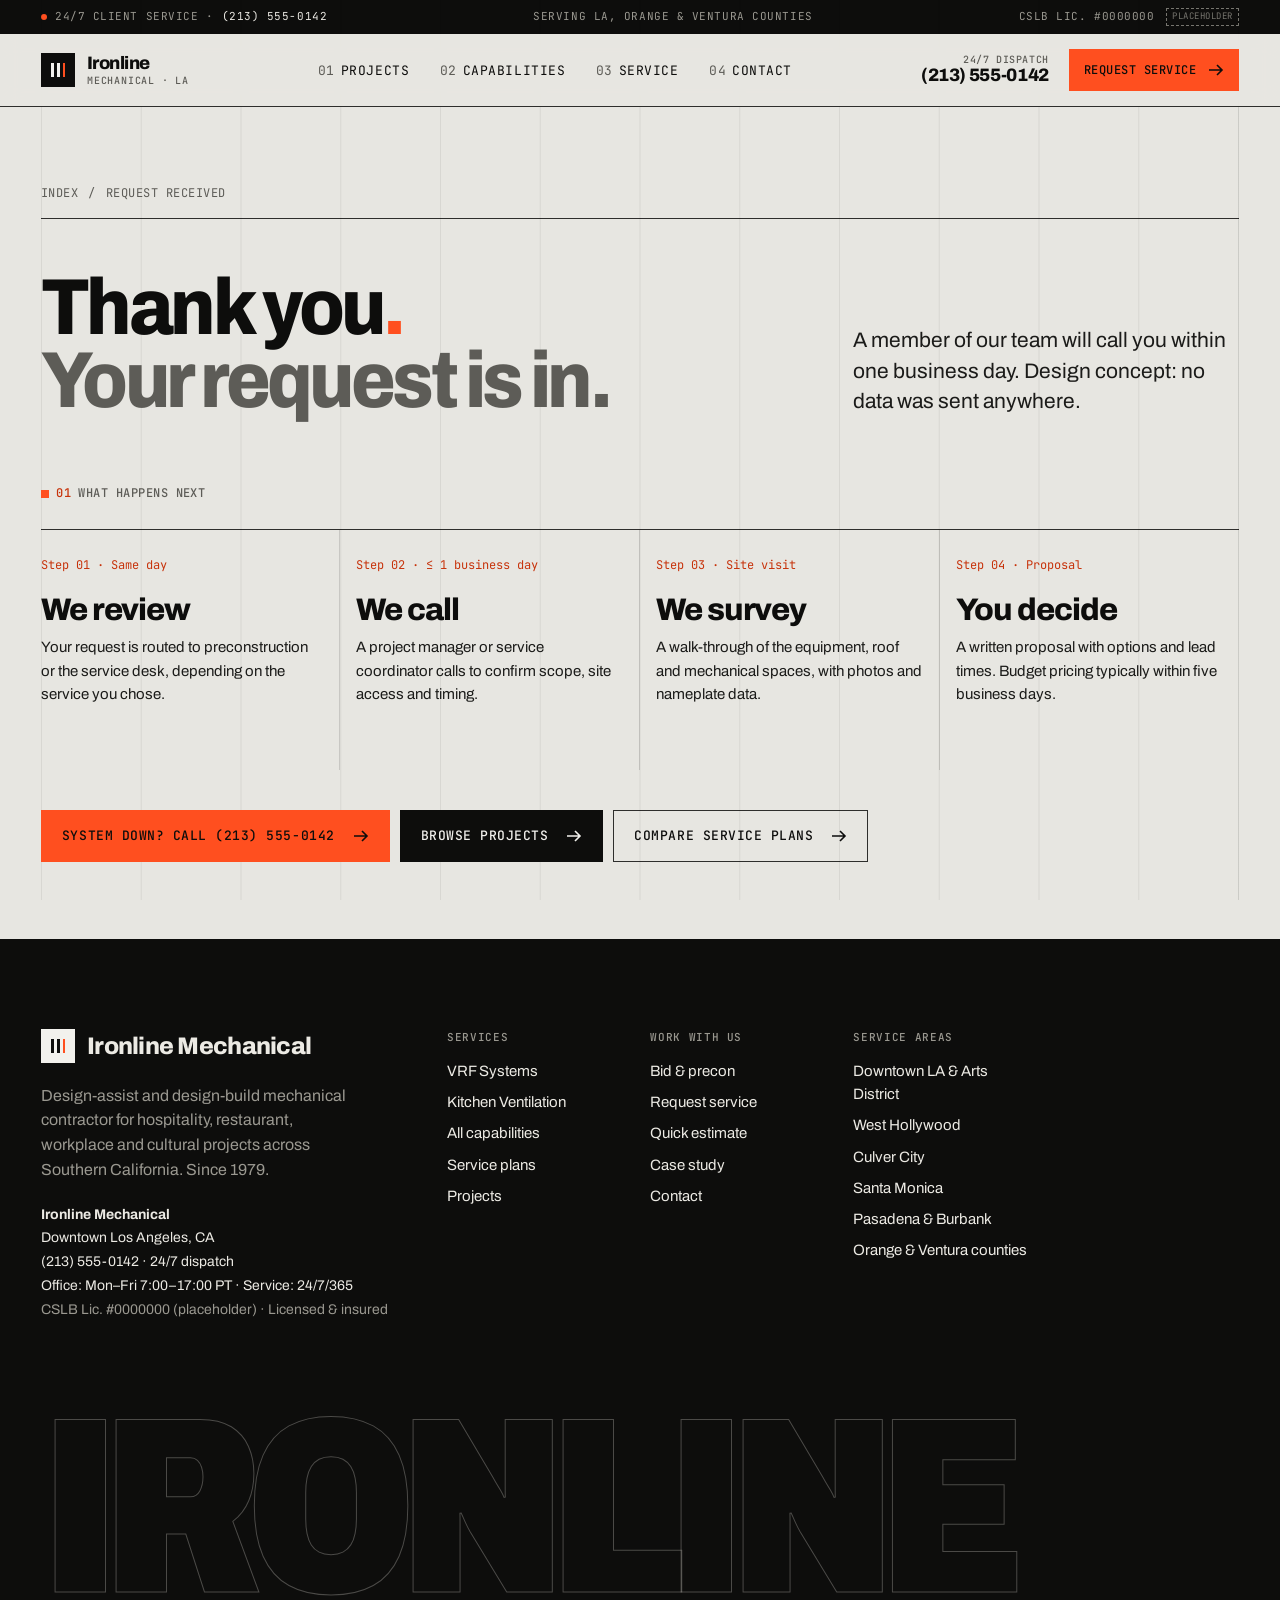
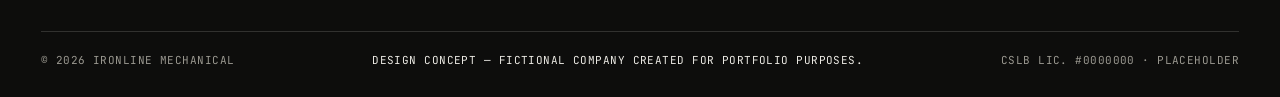
<file: thank-you.html>
<!doctype html>
<html lang="en" class="no-js">
<head>
<meta charset="utf-8">
<meta name="viewport" content="width=device-width, initial-scale=1">
<title>Thank You — Ironline Mechanical</title>
<meta name="description" content="Your request has been received. Here is what happens next.">
<meta name="robots" content="noindex">
<meta name="theme-color" content="#0d0d0c">
<meta property="og:type" content="website">
<meta property="og:site_name" content="Ironline Mechanical">
<meta property="og:title" content="Thank You — Ironline Mechanical">
<meta property="og:description" content="Your request has been received. Here is what happens next.">
<meta property="og:image" content="https://images.unsplash.com/photo-1759646827242-cf09e30709aa?auto=format&fit=crop&w=1200&h=630&q=75">
<meta property="og:url" content="https://ironline.example/thank-you.html">
<meta name="twitter:card" content="summary_large_image">
<link rel="icon" href="data:image/svg+xml,%3Csvg xmlns='http://www.w3.org/2000/svg' viewBox='0 0 32 32'%3E%3Crect width='32' height='32' fill='%230d0d0c'/%3E%3Cpath d='M7 7h4v18H7zM14 7h4v18h-4z' fill='%23f2f1ed'/%3E%3Cpath d='M21 7h4v18h-4z' fill='%23ff4f1f'/%3E%3C/svg%3E">
<link rel="preconnect" href="https://fonts.googleapis.com">
<link rel="preconnect" href="https://fonts.gstatic.com" crossorigin>
<link rel="preconnect" href="https://images.unsplash.com" crossorigin>
<link href="https://fonts.googleapis.com/css2?family=Archivo:wdth,wght@62..125,400..900&family=JetBrains+Mono:wght@400;500&display=swap" rel="stylesheet">
<link rel="stylesheet" href="css/styles.css">
<script type="application/ld+json">
{"@context":"https://schema.org","@type":"HVACBusiness","name":"Ironline Mechanical (design concept)","url":"https://ironline.example/","address":{"@type":"PostalAddress","addressLocality":"Los Angeles","addressRegion":"CA","addressCountry":"US"},"telephone":"+12135550142","email":"service@ironline.example","foundingDate":"1979","areaServed":["Downtown Los Angeles","Arts District","West Hollywood","Culver City","Santa Monica","Pasadena","Burbank","Orange County","Ventura County"],"openingHoursSpecification":[{"@type":"OpeningHoursSpecification","dayOfWeek":["Monday","Tuesday","Wednesday","Thursday","Friday","Saturday","Sunday"],"opens":"00:00","closes":"23:59"}]}
</script>
</head>
<body>
<a class="skip-link" href="#main">Skip to content</a>
<div class="topbar">
  <div class="wrap">
    <span class="live">24/7 client service &middot; <a href="tel:+12135550142">(213) 555-0142</a></span>
    <span class="hide-sm">Serving LA, Orange &amp; Ventura counties</span>
    <span class="hide-md">CSLB Lic. #0000000 <span class="ph-tag">placeholder</span></span>
  </div>
</div>
<header class="site-header">
  <div class="wrap">
    <a class="brand" href="index.html" aria-label="Ironline Mechanical, home">
      <span class="brand-mark"><svg viewBox="0 0 20 20" aria-hidden="true"><path d="M3 3h3v14H3zM9 3h3v14H9z" fill="currentColor"/><path d="M15 3h2v14h-2z" fill="#ff4f1f"/></svg></span>
      <span>Ironline<small>Mechanical &middot; LA</small></span>
    </a>
    <nav class="nav" aria-label="Primary">
      <ul>
          <li><a href="projects.html"><span class="n">01</span>Projects</a></li>
          <li><a href="capabilities.html"><span class="n">02</span>Capabilities</a></li>
          <li><a href="service.html"><span class="n">03</span>Service</a></li>
          <li><a href="contact.html"><span class="n">04</span>Contact</a></li>
      </ul>
    </nav>
    <div class="header-actions">
      <a class="header-phone" href="tel:+12135550142"><span class="mono">24/7 Dispatch</span>(213) 555-0142</a>
      <a class="btn btn--accent btn--sm header-cta" href="contact.html#service">Request Service <svg width="16" height="16" viewBox="0 0 16 16" aria-hidden="true" class="arrow"><path d="M1 8h13M9 3l5 5-5 5" fill="none" stroke="currentColor" stroke-width="1.6"/></svg></a>
    </div>
    <button class="menu-toggle" type="button" aria-expanded="false" aria-controls="mobile-menu" data-menu-open>
      <span class="bars" aria-hidden="true"></span>Menu
    </button>
  </div>
</header>
<div class="mobile-menu" id="mobile-menu" hidden role="dialog" aria-modal="true" aria-label="Site menu">
  <div class="mobile-menu__head">
    <a class="brand" href="index.html"><span class="brand-mark"><svg viewBox="0 0 20 20" aria-hidden="true"><path d="M3 3h3v14H3zM9 3h3v14H9z" fill="currentColor"/><path d="M15 3h2v14h-2z" fill="#ff4f1f"/></svg></span><span>Ironline</span></a>
    <button class="menu-toggle" type="button" aria-expanded="false" aria-controls="mobile-menu" data-menu-close>
      <span class="bars" aria-hidden="true"></span>Close
    </button>
  </div>
  <nav aria-label="Mobile">
    <ul>
        <li><a href="index.html">Index<span class="n">00</span></a></li>
        <li><a href="projects.html">Projects<span class="n">01</span></a></li>
        <li><a href="capabilities.html">Capabilities<span class="n">02</span></a></li>
        <li><a href="service.html">Service<span class="n">03</span></a></li>
        <li><a href="contact.html">Contact<span class="n">04</span></a></li>
    </ul>
  </nav>
  <div class="mobile-menu__foot">
    <a class="btn btn--accent" href="contact.html#service">Request Service <svg width="16" height="16" viewBox="0 0 16 16" aria-hidden="true" class="arrow"><path d="M1 8h13M9 3l5 5-5 5" fill="none" stroke="currentColor" stroke-width="1.6"/></svg></a>
    <a class="btn btn--ghost" style="color:var(--on-dark);border-color:var(--line-dark)" href="contact.html#project">Start a Project <svg width="16" height="16" viewBox="0 0 16 16" aria-hidden="true" class="arrow"><path d="M1 8h13M9 3l5 5-5 5" fill="none" stroke="currentColor" stroke-width="1.6"/></svg></a>
    <span>24/7 Dispatch &mdash; <a href="tel:+12135550142">(213) 555-0142</a></span>
  </div>
</div>

<main id="main">
  <section class="page-hero">
    <div class="wrap">
      <div class="crumbs"><a href="index.html">Index</a><span>/</span><span>Request received</span></div>
      <div class="grid-12 page-hero__grid">
        <h1 class="h1">Thank you<span class="dot">.</span><br><span class="muted">Your request is in.</span></h1>
        <p class="lede">A member of our team will call you within one business day. Design concept: no data was sent anywhere.</p>
      </div>
    </div>
  </section>
  <section class="section--tight" aria-labelledby="next-title" style="padding-top:0">
    <div class="wrap">
      <span class="label"><span class="idx">01</span> What happens next</span>
      <h2 id="next-title" class="visually-hidden">What happens next</h2>
      <ol class="ty-steps" role="list" style="margin-top:24px">
        <li><span class="t">Step 01 &middot; Same day</span><h3>We review</h3><p>Your request is routed to preconstruction or the service desk, depending on the service you chose.</p></li>
        <li><span class="t">Step 02 &middot; &le; 1 business day</span><h3>We call</h3><p>A project manager or service coordinator calls to confirm scope, site access and timing.</p></li>
        <li><span class="t">Step 03 &middot; Site visit</span><h3>We survey</h3><p>A walk-through of the equipment, roof and mechanical spaces, with photos and nameplate data.</p></li>
        <li><span class="t">Step 04 &middot; Proposal</span><h3>You decide</h3><p>A written proposal with options and lead times. Budget pricing typically within five business days.</p></li>
      </ol>
      <div class="hero-ctas" style="margin-top:40px">
        <a class="btn btn--accent" href="tel:+12135550142">System down? Call (213) 555-0142 <svg width="16" height="16" viewBox="0 0 16 16" aria-hidden="true" class="arrow"><path d="M1 8h13M9 3l5 5-5 5" fill="none" stroke="currentColor" stroke-width="1.6"/></svg></a>
        <a class="btn" href="projects.html">Browse projects <svg width="16" height="16" viewBox="0 0 16 16" aria-hidden="true" class="arrow"><path d="M1 8h13M9 3l5 5-5 5" fill="none" stroke="currentColor" stroke-width="1.6"/></svg></a>
        <a class="btn btn--ghost" href="service.html#plans">Compare service plans <svg width="16" height="16" viewBox="0 0 16 16" aria-hidden="true" class="arrow"><path d="M1 8h13M9 3l5 5-5 5" fill="none" stroke="currentColor" stroke-width="1.6"/></svg></a>
      </div>
    </div>
  </section>
</main>
<footer class="site-footer">
  <div class="wrap">
    <div class="grid-12 footer-grid">
      <div class="footer-brand">
        <a class="brand" href="index.html"><span class="brand-mark"><svg viewBox="0 0 20 20" aria-hidden="true"><path d="M3 3h3v14H3zM9 3h3v14H9z" fill="currentColor"/><path d="M15 3h2v14h-2z" fill="#ff4f1f"/></svg></span><span>Ironline Mechanical</span></a>
        <p>Design-assist and design-build mechanical contractor for hospitality, restaurant, workplace and cultural projects across Southern California. Since 1979.</p>
        <address class="nap">
          <strong>Ironline Mechanical</strong><br>
          Downtown Los Angeles, CA<br>
          <a href="tel:+12135550142">(213) 555-0142</a> &middot; 24/7 dispatch<br>
          Office: Mon&ndash;Fri 7:00&ndash;17:00 PT &middot; Service: 24/7/365<br>
          <span class="muted-dark">CSLB Lic. #0000000 (placeholder) &middot; Licensed &amp; insured</span>
        </address>
      </div>
      <div class="footer-col">
        <h4>Services</h4>
        <ul>
          <li><a href="service-vrf-systems.html">VRF Systems</a></li>
          <li><a href="service-kitchen-ventilation.html">Kitchen Ventilation</a></li>
          <li><a href="capabilities.html">All capabilities</a></li>
          <li><a href="service.html">Service plans</a></li>
          <li><a href="projects.html">Projects</a></li>
        </ul>
      </div>
      <div class="footer-col">
        <h4>Work with us</h4>
        <ul>
          <li><a href="contact.html#project">Bid &amp; precon</a></li>
          <li><a href="contact.html#service">Request service</a></li>
          <li><a href="index.html#estimate">Quick estimate</a></li>
          <li><a href="project-arts-district-hotel.html">Case study</a></li>
          <li><a href="contact.html">Contact</a></li>
        </ul>
      </div>
      <div class="footer-col">
        <h4>Service areas</h4>
        <ul>
          <li><a href="area-downtown-la-arts-district.html">Downtown LA &amp; Arts District</a></li>
          <li>West Hollywood</li>
          <li>Culver City</li>
          <li>Santa Monica</li>
          <li>Pasadena &amp; Burbank</li>
          <li>Orange &amp; Ventura counties</li>
        </ul>
      </div>
    </div>
    <div class="footer-wordmark" aria-hidden="true">IRONLINE</div>
    <div class="footer-bottom">
      <span>&copy; <span data-year>2026</span> Ironline Mechanical</span>
      <span class="concept">Design concept &mdash; fictional company created for portfolio purposes.</span>
      <span>CSLB Lic. #0000000 &middot; placeholder</span>
    </div>
  </div>
</footer>
<nav class="action-bar" aria-label="Quick actions">
  <a href="tel:+12135550142"><svg width="16" height="16" viewBox="0 0 16 16" aria-hidden="true"><path d="M3 1h3l1.5 4-2 1.2a8 8 0 004.3 4.3L11 8.5l4 1.5v3a2 2 0 01-2 2A12 12 0 011 3a2 2 0 012-2z" fill="currentColor"/></svg>Call 24/7</a>
  <a href="contact.html#service">Request Service</a>
</nav>
<script src="js/main.js" defer></script>
</body>
</html>
</file>
<file: css/styles.css>
/* ==========================================================================
   Ironline Mechanical — design concept
   Swiss-grid / architectural modernism. One accent. Mono for data.
   ========================================================================== */

/* ---------- Tokens ---------- */
:root {
  --concrete: #e7e6e1;
  --paper: #f2f1ed;
  --ink: #0d0d0c;
  --ink-2: #1b1b19;
  --muted: #5d5c57;
  --line: rgba(13, 13, 12, 0.14);
  --line-strong: rgba(13, 13, 12, 0.85);
  --accent: #ff4f1f;
  --accent-ink: #c7330b;
  --on-dark: #eceae4;
  --on-dark-muted: #9a9890;
  --line-dark: rgba(236, 234, 228, 0.16);

  --font-display: "Archivo", "Helvetica Neue", Arial, sans-serif;
  --font-mono: "JetBrains Mono", ui-monospace, "SFMono-Regular", Menlo, monospace;

  --gutter: clamp(16px, 3.2vw, 44px);
  --max: 1520px;
  --header-h: 72px;
  --radius: 0px;

  --step--1: 0.8125rem;
  --step-0: 1rem;
  --step-1: clamp(1.125rem, 1rem + 0.4vw, 1.3125rem);
  --step-2: clamp(1.4rem, 1.15rem + 1vw, 2rem);
  --step-3: clamp(1.9rem, 1.4rem + 2vw, 3.2rem);
  --step-4: clamp(2.6rem, 1.6rem + 4.2vw, 5.6rem);
  --step-5: clamp(3rem, 1.2rem + 8vw, 10.5rem);

  --ease: cubic-bezier(0.2, 0.7, 0.1, 1);
}

/* ---------- Reset ---------- */
*,
*::before,
*::after { box-sizing: border-box; }
html { -webkit-text-size-adjust: 100%; scroll-behavior: smooth; }
body {
  margin: 0;
  background: var(--concrete);
  color: var(--ink);
  font-family: var(--font-display);
  font-size: var(--step-0);
  line-height: 1.55;
  font-variation-settings: "wdth" 100;
  -webkit-font-smoothing: antialiased;
  text-rendering: optimizeLegibility;
  overflow-x: clip;
}
img { display: block; max-width: 100%; height: auto; }
a { color: inherit; }
button, input, select, textarea { font: inherit; color: inherit; }
h1, h2, h3, h4, p, ul, ol, dl, dd, figure { margin: 0; }
ul[role="list"], ol[role="list"] { list-style: none; padding: 0; }
::selection { background: var(--accent); color: var(--ink); }

:focus-visible {
  outline: 2px solid var(--accent);
  outline-offset: 3px;
}

.visually-hidden {
  position: absolute !important;
  width: 1px; height: 1px;
  padding: 0; margin: -1px;
  overflow: hidden; clip: rect(0 0 0 0);
  white-space: nowrap; border: 0;
}

.skip-link {
  position: absolute;
  left: var(--gutter); top: -60px;
  z-index: 200;
  background: var(--ink); color: var(--paper);
  padding: 10px 16px;
  font-family: var(--font-mono); font-size: var(--step--1);
  text-decoration: none;
}
.skip-link:focus { top: 12px; }

/* ---------- Grid overlay (visible structure) ---------- */
body::before {
  content: "";
  position: fixed; inset: 0;
  pointer-events: none;
  z-index: 0;
  margin: 0 auto;
  max-width: var(--max);
  left: var(--gutter); right: var(--gutter);
  background-image: linear-gradient(to right, var(--line) 1px, transparent 1px);
  background-size: calc(100% / 4) 100%;
  border-right: 1px solid var(--line);
  opacity: 0.55;
}
@media (min-width: 900px) {
  body::before { background-size: calc(100% / 12) 100%; opacity: 0.45; }
}
main, footer, header { position: relative; z-index: 1; }

/* ---------- Layout ---------- */
.wrap {
  width: 100%;
  max-width: calc(var(--max) + var(--gutter) * 2);
  margin: 0 auto;
  padding-inline: var(--gutter);
}
.grid-12 {
  display: grid;
  grid-template-columns: repeat(4, minmax(0, 1fr));
  column-gap: clamp(12px, 1.6vw, 24px);
}
@media (min-width: 900px) {
  .grid-12 { grid-template-columns: repeat(12, minmax(0, 1fr)); }
}
.section { padding-block: clamp(72px, 10vw, 160px); }
.section--tight { padding-block: clamp(48px, 6vw, 96px); }
.rule { border-top: 1px solid var(--line-strong); }
.rule-soft { border-top: 1px solid var(--line); }

/* ---------- Type ---------- */
.mono, .label, .eyebrow {
  font-family: var(--font-mono);
  font-size: 0.75rem;
  letter-spacing: 0.04em;
  text-transform: uppercase;
  font-weight: 500;
}
.label { display: inline-flex; align-items: center; gap: 0.6em; color: var(--muted); }
.label .idx { color: var(--accent-ink); }
.label::before {
  content: ""; width: 8px; height: 8px; background: var(--accent); flex: none;
}
.label--plain::before { display: none; }

.display {
  font-size: var(--step-5);
  font-weight: 800;
  line-height: 0.88;
  letter-spacing: -0.055em;
  font-variation-settings: "wdth" 88;
}
.h1 {
  font-size: var(--step-4);
  font-weight: 800;
  line-height: 0.92;
  letter-spacing: -0.045em;
  font-variation-settings: "wdth" 90;
}
.h2 {
  font-size: var(--step-3);
  font-weight: 750;
  line-height: 0.98;
  letter-spacing: -0.035em;
}
.h3 {
  font-size: var(--step-2);
  font-weight: 700;
  line-height: 1.05;
  letter-spacing: -0.025em;
}
.lede {
  font-size: var(--step-1);
  line-height: 1.45;
  max-width: 38ch;
  color: var(--ink-2);
}
.body-copy { max-width: 62ch; color: var(--ink-2); }
.body-copy p + p { margin-top: 1em; }
.muted { color: var(--muted); }
.accent { color: var(--accent); }
.dot { color: var(--accent); }

/* ---------- Buttons ---------- */
.btn {
  --btn-bg: var(--ink);
  --btn-fg: var(--paper);
  display: inline-flex; align-items: center; justify-content: space-between; gap: 18px;
  min-height: 52px;
  padding: 0 20px;
  background: var(--btn-bg); color: var(--btn-fg);
  border: 1px solid var(--btn-bg);
  font-family: var(--font-mono); font-size: 0.8125rem; font-weight: 500;
  letter-spacing: 0.04em; text-transform: uppercase;
  text-decoration: none; cursor: pointer;
  transition: background 0.25s var(--ease), color 0.25s var(--ease), border-color 0.25s var(--ease);
}
.btn .arrow { transition: transform 0.3s var(--ease); }
.btn:hover .arrow { transform: translateX(4px); }
.btn:hover { --btn-bg: var(--accent); --btn-fg: var(--ink); }
.btn--accent { --btn-bg: var(--accent); --btn-fg: var(--ink); }
.btn--accent:hover { --btn-bg: var(--ink); --btn-fg: var(--paper); }
.btn--ghost { background: transparent; color: var(--ink); border-color: var(--line-strong); }
.btn--ghost:hover { background: var(--ink); color: var(--paper); border-color: var(--ink); }
.btn--sm { min-height: 42px; padding: 0 14px; font-size: 0.75rem; gap: 12px; }

.text-link {
  font-family: var(--font-mono); font-size: 0.8125rem; text-transform: uppercase; letter-spacing: 0.04em;
  text-decoration: none; border-bottom: 1px solid currentColor; padding-bottom: 2px;
  display: inline-flex; gap: 10px; align-items: center;
}
.text-link:hover { color: var(--accent-ink); }

/* ---------- Header ---------- */
.topbar {
  background: var(--ink); color: var(--on-dark-muted);
  font-family: var(--font-mono); font-size: 0.6875rem; letter-spacing: 0.05em; text-transform: uppercase;
}
.topbar .wrap { display: flex; justify-content: space-between; gap: 16px; padding-block: 8px; }
.topbar a { color: var(--on-dark); text-decoration: none; }
.topbar a:hover { color: var(--accent); }
.topbar .live { display: inline-flex; align-items: center; gap: 8px; }
.topbar .live::before {
  content: ""; width: 6px; height: 6px; border-radius: 50%; background: var(--accent);
  box-shadow: 0 0 0 0 rgba(255, 79, 31, 0.7); animation: pulse 2s infinite;
}
.topbar .hide-sm { display: none; }
@media (min-width: 720px) { .topbar .hide-sm { display: inline; } }
@keyframes pulse {
  0% { box-shadow: 0 0 0 0 rgba(255, 79, 31, 0.6); }
  70% { box-shadow: 0 0 0 8px rgba(255, 79, 31, 0); }
  100% { box-shadow: 0 0 0 0 rgba(255, 79, 31, 0); }
}

.site-header {
  position: sticky; top: 0; z-index: 100;
  background: color-mix(in srgb, var(--concrete) 88%, transparent);
  backdrop-filter: blur(10px);
  -webkit-backdrop-filter: blur(10px);
  border-bottom: 1px solid var(--line-strong);
}
.site-header .wrap {
  display: flex; align-items: center; justify-content: space-between; gap: 20px;
  height: var(--header-h);
}
.brand {
  display: inline-flex; align-items: center; gap: 12px;
  text-decoration: none; font-weight: 800; letter-spacing: -0.03em; font-size: 1.125rem; line-height: 1;
}
.brand-mark {
  width: 34px; height: 34px; flex: none;
  display: grid; place-items: center;
  background: var(--ink); color: var(--paper);
}
.brand-mark svg { width: 20px; height: 20px; }
.brand small {
  display: block; font-family: var(--font-mono); font-size: 0.625rem; font-weight: 500;
  letter-spacing: 0.08em; color: var(--muted); margin-top: 4px; text-transform: uppercase;
}

.nav { display: none; }
.nav ul { display: flex; gap: clamp(18px, 2.4vw, 40px); list-style: none; margin: 0; padding: 0; }
.nav a {
  position: relative;
  font-family: var(--font-mono); font-size: 0.8125rem; text-transform: uppercase; letter-spacing: 0.04em;
  text-decoration: none; padding: 6px 0;
}
.nav a .n { color: var(--muted); margin-right: 6px; }
.nav a::after {
  content: ""; position: absolute; left: 0; right: 0; bottom: -2px; height: 2px;
  background: var(--accent); transform: scaleX(0); transform-origin: left;
  transition: transform 0.35s var(--ease);
}
.nav a:hover::after, .nav a[aria-current="page"]::after { transform: scaleX(1); }
.nav a[aria-current="page"] .n { color: var(--accent-ink); }
.header-cta { display: none; }

.menu-toggle {
  display: inline-flex; align-items: center; gap: 10px;
  background: none; border: 1px solid var(--line-strong);
  height: 44px; padding: 0 14px; cursor: pointer;
  font-family: var(--font-mono); font-size: 0.75rem; text-transform: uppercase; letter-spacing: 0.04em;
}
.menu-toggle .bars { width: 18px; height: 10px; position: relative; }
.menu-toggle .bars::before, .menu-toggle .bars::after {
  content: ""; position: absolute; left: 0; right: 0; height: 2px; background: var(--ink);
  transition: transform 0.3s var(--ease), top 0.3s var(--ease);
}
.menu-toggle .bars::before { top: 0; }
.menu-toggle .bars::after { top: 8px; }
.menu-toggle[aria-expanded="true"] .bars::before { top: 4px; transform: rotate(45deg); }
.menu-toggle[aria-expanded="true"] .bars::after { top: 4px; transform: rotate(-45deg); }

@media (min-width: 1000px) {
  .nav { display: block; }
  .header-cta { display: inline-flex; }
  .menu-toggle { display: none; }
}

/* Mobile menu panel */
.mobile-menu {
  position: fixed; inset: 0; z-index: 150;
  background: var(--ink); color: var(--on-dark);
  display: flex; flex-direction: column;
  padding: 0 var(--gutter) 32px;
  transform: translateY(-100%);
  visibility: hidden;
  transition: transform 0.5s var(--ease), visibility 0s linear 0.5s;
  overflow-y: auto;
}
.mobile-menu.is-open { transform: none; visibility: visible; transition: transform 0.5s var(--ease); }
.mobile-menu__head {
  display: flex; justify-content: space-between; align-items: center; height: var(--header-h);
  border-bottom: 1px solid var(--line-dark);
}
.mobile-menu__head .brand { color: var(--on-dark); }
.mobile-menu__head .brand-mark { background: var(--paper); color: var(--ink); }
.mobile-menu .menu-toggle { border-color: var(--line-dark); color: var(--on-dark); }
.mobile-menu .menu-toggle .bars::before, .mobile-menu .menu-toggle .bars::after { background: var(--on-dark); }
.mobile-menu nav ul { list-style: none; margin: 24px 0 0; padding: 0; }
.mobile-menu nav li { border-bottom: 1px solid var(--line-dark); }
.mobile-menu nav a {
  display: flex; align-items: baseline; justify-content: space-between;
  padding: 18px 0; text-decoration: none;
  font-size: clamp(2rem, 9vw, 3rem); font-weight: 800; letter-spacing: -0.04em; line-height: 1;
}
.mobile-menu nav a .n { font-family: var(--font-mono); font-size: 0.75rem; font-weight: 500; color: var(--on-dark-muted); letter-spacing: 0.04em; }
.mobile-menu nav a[aria-current="page"] { color: var(--accent); }
.mobile-menu__foot { margin-top: auto; padding-top: 32px; display: grid; gap: 16px; font-family: var(--font-mono); font-size: 0.8125rem; color: var(--on-dark-muted); }
.mobile-menu__foot a { color: var(--on-dark); }
body.menu-open { overflow: hidden; }

/* ---------- Hero (home) ---------- */
.hero { padding-top: clamp(32px, 5vw, 72px); }
.hero__meta {
  display: flex; flex-wrap: wrap; justify-content: space-between; gap: 12px 24px;
  padding-bottom: 18px; border-bottom: 1px solid var(--line-strong);
}
.hero__title { margin-top: clamp(28px, 4vw, 56px); grid-column: 1 / -1; }
.hero__title .line { display: block; }
.hero__title .indent { padding-left: 0; }
@media (min-width: 900px) { .hero__title .indent { padding-left: calc(100% / 12 * 2); } }
.hero__row { margin-top: clamp(28px, 4vw, 56px); align-items: end; row-gap: 28px; }
.hero__lede { grid-column: 1 / -1; }
.hero__actions { grid-column: 1 / -1; display: flex; flex-wrap: wrap; gap: 12px; }
.hero__spec { grid-column: 1 / -1; }
@media (min-width: 900px) {
  .hero__lede { grid-column: 1 / span 5; }
  .hero__actions { grid-column: 6 / span 3; flex-direction: column; }
  .hero__spec { grid-column: 9 / span 4; }
}
.spec-mini { border-top: 1px solid var(--line-strong); font-family: var(--font-mono); font-size: 0.75rem; text-transform: uppercase; letter-spacing: 0.03em; }
.spec-mini div { display: flex; justify-content: space-between; gap: 12px; padding: 9px 0; border-bottom: 1px solid var(--line); }
.spec-mini dt { color: var(--muted); }
.spec-mini dd { text-align: right; }

.hero__media { position: relative; margin-top: clamp(36px, 5vw, 72px); }
.hero__media img { width: 100%; aspect-ratio: 16 / 10; object-fit: cover; filter: grayscale(0.25) contrast(1.05); }
@media (min-width: 900px) { .hero__media img { aspect-ratio: 21 / 9; } }
.tag {
  position: absolute; display: inline-flex; align-items: center; gap: 8px;
  background: var(--paper); color: var(--ink);
  font-family: var(--font-mono); font-size: 0.6875rem; letter-spacing: 0.04em; text-transform: uppercase;
  padding: 6px 10px; border: 1px solid var(--ink);
}
.tag::before { content: "+"; color: var(--accent-ink); font-weight: 700; }
.tag--a { left: 16px; top: 16px; }
.tag--b { right: 16px; bottom: 16px; }
.tag--c { display: none; }
@media (min-width: 900px) { .tag--c { display: inline-flex; left: 41.6%; top: 46%; } }
.crosshair {
  position: absolute; width: 28px; height: 28px; pointer-events: none;
}
.crosshair::before, .crosshair::after { content: ""; position: absolute; background: var(--accent); }
.crosshair::before { left: 50%; top: 0; bottom: 0; width: 1px; }
.crosshair::after { top: 50%; left: 0; right: 0; height: 1px; }
.media-caption {
  display: flex; justify-content: space-between; gap: 16px; flex-wrap: wrap;
  padding-top: 10px; font-family: var(--font-mono); font-size: 0.6875rem; color: var(--muted); text-transform: uppercase; letter-spacing: 0.04em;
}

/* ---------- Marquee ---------- */
.marquee {
  background: var(--ink); color: var(--on-dark);
  overflow: hidden; border-block: 1px solid var(--ink);
  padding-block: clamp(18px, 2.4vw, 30px);
}
.marquee__track { display: flex; width: max-content; animation: marquee 38s linear infinite; }
.marquee:hover .marquee__track { animation-play-state: paused; }
.marquee__group { display: flex; align-items: center; flex: none; }
.marquee__item {
  display: inline-flex; align-items: center; gap: clamp(18px, 2vw, 32px);
  padding-right: clamp(18px, 2vw, 32px);
  font-size: clamp(1.75rem, 1rem + 3vw, 3.75rem); font-weight: 800; letter-spacing: -0.04em; line-height: 1;
  white-space: nowrap;
}
.marquee__item sup { font-family: var(--font-mono); font-size: 0.75rem; font-weight: 500; letter-spacing: 0.04em; color: var(--accent); vertical-align: top; }
.marquee__item .sep { width: 14px; height: 14px; background: var(--accent); flex: none; transform: rotate(45deg); }
@keyframes marquee { to { transform: translateX(-50%); } }

/* ---------- Section heads ---------- */
.section-head { row-gap: 20px; align-items: end; margin-bottom: clamp(36px, 5vw, 72px); }
.section-head .label { grid-column: 1 / -1; }
.section-head h2 { grid-column: 1 / -1; }
.section-head p { grid-column: 1 / -1; }
.section-head .head-action { grid-column: 1 / -1; }
@media (min-width: 900px) {
  .section-head .label { grid-column: 1 / span 3; align-self: start; padding-top: 0.6em; }
  .section-head h2 { grid-column: 4 / span 6; }
  .section-head p { grid-column: 4 / span 5; }
  .section-head .head-action { grid-column: 10 / span 3; justify-self: end; }
}

/* ---------- Project strip ---------- */
.strip-wrap { position: relative; }
.strip {
  display: grid; grid-auto-flow: column;
  grid-auto-columns: 84%;
  gap: clamp(12px, 1.6vw, 24px);
  overflow-x: auto; overscroll-behavior-x: contain;
  scroll-snap-type: x mandatory;
  scroll-padding-inline: var(--gutter);
  padding-inline: var(--gutter);
  padding-bottom: 8px;
  scrollbar-width: none;
}
.strip::-webkit-scrollbar { display: none; }
@media (min-width: 700px) { .strip { grid-auto-columns: 48%; } }
@media (min-width: 1100px) { .strip { grid-auto-columns: 34%; } }
@media (min-width: 1600px) { .strip { grid-auto-columns: 28%; } }
.strip > * { scroll-snap-align: start; }
.strip-controls {
  display: flex; align-items: center; justify-content: space-between; gap: 20px;
  margin-top: 24px;
}
.strip-progress { flex: 1; height: 2px; background: var(--line); position: relative; max-width: 520px; }
.strip-progress span { position: absolute; left: 0; top: 0; bottom: 0; width: 20%; background: var(--ink); transition: transform 0.2s linear, width 0.2s; }
.strip-btns { display: flex; gap: 8px; }
.icon-btn {
  width: 48px; height: 48px; display: grid; place-items: center;
  background: transparent; border: 1px solid var(--line-strong); cursor: pointer;
  transition: background 0.2s, color 0.2s;
}
.icon-btn:hover:not(:disabled) { background: var(--ink); color: var(--paper); }
.icon-btn:disabled { opacity: 0.3; cursor: default; }

/* ---------- Project card ---------- */
.p-card { display: block; text-decoration: none; color: inherit; background: var(--paper); border: 1px solid var(--line); }
.p-card__media { position: relative; overflow: hidden; background: #cfcdc6; }
.p-card__media img {
  width: 100%; aspect-ratio: 4 / 5; object-fit: cover;
  transition: transform 0.8s var(--ease), filter 0.5s;
  filter: grayscale(0.2);
}
.p-card:hover .p-card__media img { transform: scale(1.04); filter: grayscale(0); }
.p-card__no {
  position: absolute; top: 12px; left: 12px;
  background: var(--ink); color: var(--paper);
  font-family: var(--font-mono); font-size: 0.6875rem; padding: 4px 8px; letter-spacing: 0.04em;
}
.p-card__sector {
  position: absolute; top: 12px; right: 12px;
  background: var(--accent); color: var(--ink);
  font-family: var(--font-mono); font-size: 0.6875rem; padding: 4px 8px; letter-spacing: 0.04em; text-transform: uppercase;
}
.p-card__body { padding: 18px 18px 20px; }
.p-card__title { font-size: var(--step-2); font-weight: 750; letter-spacing: -0.03em; line-height: 1.02; display: flex; justify-content: space-between; gap: 12px; }
.p-card__title .arrow { flex: none; transition: transform 0.35s var(--ease), color 0.2s; font-weight: 400; }
.p-card:hover .p-card__title .arrow { transform: translate(4px, -4px); color: var(--accent-ink); }
.p-card__loc { margin-top: 8px; color: var(--muted); }
.p-card__specs {
  margin-top: 16px; padding-top: 12px; border-top: 1px solid var(--line);
  display: grid; grid-template-columns: repeat(3, 1fr); gap: 8px;
  font-family: var(--font-mono); font-size: 0.6875rem; text-transform: uppercase; letter-spacing: 0.03em;
}
.p-card__specs dt { color: var(--muted); }
.p-card__specs dd { font-size: 0.8125rem; font-weight: 500; margin-top: 2px; }

/* ---------- Capabilities list (home) ---------- */
.cap-list { border-top: 1px solid var(--line-strong); }
.cap-row {
  display: grid; grid-template-columns: 48px 1fr; gap: 8px 16px;
  padding: 24px 0; border-bottom: 1px solid var(--line-strong);
  text-decoration: none; position: relative;
  transition: padding 0.4s var(--ease), background 0.3s;
}
.cap-row .num { font-family: var(--font-mono); font-size: 0.75rem; color: var(--muted); padding-top: 0.6em; }
.cap-row h3 { font-size: var(--step-3); font-weight: 800; letter-spacing: -0.045em; line-height: 0.95; }
.cap-row p { grid-column: 2; color: var(--ink-2); max-width: 48ch; }
.cap-row .chips { grid-column: 2; display: flex; flex-wrap: wrap; gap: 6px; }
.chip {
  font-family: var(--font-mono); font-size: 0.6875rem; letter-spacing: 0.04em; text-transform: uppercase;
  border: 1px solid var(--line-strong); padding: 4px 8px; white-space: nowrap;
}
.chip--fill { background: var(--ink); color: var(--paper); border-color: var(--ink); }
.cap-row .go { display: none; }
@media (min-width: 900px) {
  .cap-row { grid-template-columns: repeat(12, minmax(0, 1fr)); column-gap: 24px; align-items: start; padding: 32px 0; }
  .cap-row .num { grid-column: 1 / span 1; }
  .cap-row h3 { grid-column: 2 / span 5; }
  .cap-row p { grid-column: 7 / span 3; }
  .cap-row .chips { grid-column: 10 / span 2; flex-direction: column; align-items: flex-start; }
  .cap-row .go { display: grid; grid-column: 12; justify-self: end; width: 48px; height: 48px; place-items: center; border: 1px solid var(--line-strong); transition: background 0.25s, color 0.25s, transform 0.35s var(--ease); }
  .cap-row:hover .go { background: var(--accent); border-color: var(--accent); transform: rotate(-45deg); }
  .cap-row:hover { padding-left: 12px; padding-right: 12px; background: var(--paper); }
}

/* ---------- Numbers ---------- */
.numbers { background: var(--paper); border-block: 1px solid var(--line-strong); }
.num-grid { display: grid; grid-template-columns: repeat(2, minmax(0, 1fr)); }
@media (min-width: 900px) { .num-grid { grid-template-columns: repeat(4, minmax(0, 1fr)); } }
.num-cell {
  padding: clamp(24px, 3vw, 44px) clamp(12px, 1.6vw, 24px) clamp(24px, 3vw, 40px);
  border-right: 1px solid var(--line); border-bottom: 1px solid var(--line);
  display: flex; flex-direction: column; gap: 12px; min-height: 220px;
}
.num-cell:nth-child(2n) { border-right: 0; }
@media (min-width: 900px) {
  .num-cell { border-bottom: 0; min-height: 300px; }
  .num-cell:nth-child(2n) { border-right: 1px solid var(--line); }
  .num-cell:last-child { border-right: 0; }
}
.num-cell .figure {
  font-size: clamp(3.2rem, 1.5rem + 6vw, 8rem); font-weight: 800; letter-spacing: -0.06em; line-height: 0.85;
  font-variant-numeric: tabular-nums; margin-top: auto;
  font-variation-settings: "wdth" 85;
}
.num-cell .figure sup { font-size: 0.32em; letter-spacing: 0; color: var(--accent); vertical-align: top; margin-left: 4px; font-weight: 700; position: relative; top: 0.25em; }
.num-cell p { font-size: 0.9375rem; color: var(--ink-2); max-width: 26ch; }

/* ---------- Process ---------- */
.process { display: grid; grid-template-columns: 1fr; border-top: 1px solid var(--line-strong); counter-reset: step; }
@media (min-width: 700px) { .process { grid-template-columns: repeat(2, 1fr); } }
@media (min-width: 1100px) { .process { grid-template-columns: repeat(5, 1fr); } }
.step {
  position: relative; padding: 24px clamp(12px, 1.4vw, 22px) 32px 0;
  border-bottom: 1px solid var(--line);
}
@media (min-width: 1100px) {
  .step { border-bottom: 0; border-right: 1px solid var(--line); padding-left: clamp(12px, 1.4vw, 22px); min-height: 360px; display: flex; flex-direction: column; }
  .step:first-child { padding-left: 0; }
  .step:last-child { border-right: 0; }
}
.step__n { font-family: var(--font-mono); font-size: 0.75rem; color: var(--muted); display: flex; justify-content: space-between; }
.step__n b { color: var(--accent-ink); font-weight: 500; }
.step h3 { margin-top: 28px; font-size: var(--step-2); font-weight: 800; letter-spacing: -0.035em; line-height: 1; }
.step p { margin-top: 12px; font-size: 0.9375rem; color: var(--ink-2); }
.step ul { margin: 16px 0 0; padding: 0; list-style: none; font-family: var(--font-mono); font-size: 0.6875rem; text-transform: uppercase; letter-spacing: 0.03em; color: var(--muted); }
@media (min-width: 1100px) { .step ul { margin-top: auto; padding-top: 24px; } }
.step li { padding: 6px 0; border-top: 1px solid var(--line); }
.step::before {
  content: ""; position: absolute; top: -1px; left: 0; height: 3px; width: 0; background: var(--accent);
  transition: width 0.8s var(--ease);
}
.step.is-in::before { width: 100%; }

/* ---------- Service band ---------- */
.band { background: var(--accent); color: var(--ink); position: relative; overflow: hidden; }
.band .wrap { position: relative; }
.band__grid { row-gap: 32px; align-items: end; }
.band__grid > * { grid-column: 1 / -1; }
@media (min-width: 900px) {
  .band__title { grid-column: 1 / span 7 !important; }
  .band__side { grid-column: 9 / span 4 !important; }
}
.band .label { color: var(--ink); }
.band .label::before { background: var(--ink); }
.band__phone {
  display: block; margin-top: 18px; text-decoration: none;
  font-size: clamp(2.2rem, 1rem + 5vw, 5.5rem); font-weight: 800; letter-spacing: -0.05em; line-height: 0.9;
  font-variant-numeric: tabular-nums;
}
.band__phone:hover { text-decoration: underline; text-decoration-thickness: 4px; text-underline-offset: 8px; }
.band__side p { font-size: var(--step-1); line-height: 1.4; }
.band__side .btn { margin-top: 20px; }
.band__ticks {
  position: absolute; inset: 0; pointer-events: none; opacity: 0.18;
  background-image: repeating-linear-gradient(to right, var(--ink) 0 1px, transparent 1px 12px);
  mask-image: linear-gradient(to bottom, transparent 0, transparent 85%, #000 85%);
  -webkit-mask-image: linear-gradient(to bottom, transparent 0, transparent 85%, #000 85%);
}

/* ---------- Final CTA ---------- */
.cta-final { padding-block: clamp(80px, 12vw, 200px); }
.cta-final a.big {
  display: block; text-decoration: none;
  font-size: var(--step-5); font-weight: 800; letter-spacing: -0.055em; line-height: 0.88;
  font-variation-settings: "wdth" 88;
}
.cta-final a.big .arrow-box {
  display: inline-grid; place-items: center; vertical-align: middle;
  width: 0.8em; height: 0.8em; background: var(--accent); margin-left: 0.12em;
  transition: transform 0.4s var(--ease), background 0.3s;
}
.cta-final a.big .arrow-box svg { width: 45%; height: 45%; }
.cta-final a.big:hover .arrow-box { transform: rotate(-45deg); background: var(--ink); color: var(--accent); }
.cta-final__meta { margin-top: 40px; row-gap: 24px; }
.cta-final__meta > div { grid-column: span 2; }
@media (min-width: 900px) { .cta-final__meta > div { grid-column: span 3; } }
.cta-final__meta dt { font-family: var(--font-mono); font-size: 0.6875rem; text-transform: uppercase; letter-spacing: 0.04em; color: var(--muted); }
.cta-final__meta dd { margin-top: 6px; font-weight: 600; }
.cta-final__meta a { text-decoration: none; }
.cta-final__meta a:hover { color: var(--accent-ink); }

/* ---------- Footer ---------- */
.site-footer { background: var(--ink); color: var(--on-dark); padding-top: clamp(56px, 7vw, 100px); }
.site-footer a { color: var(--on-dark); text-decoration: none; }
.site-footer a:hover { color: var(--accent); }
.footer-grid { row-gap: 40px; }
.footer-brand { grid-column: 1 / -1; }
.footer-col { grid-column: span 2; }
@media (min-width: 900px) {
  .footer-brand { grid-column: 1 / span 5; }
  .footer-col { grid-column: span 2; }
  .footer-col:first-of-type { grid-column: 7 / span 2; }
}
.footer-brand .brand { color: var(--on-dark); font-size: 1.5rem; }
.footer-brand .brand-mark { background: var(--paper); color: var(--ink); }
.footer-brand p { margin-top: 20px; color: var(--on-dark-muted); max-width: 36ch; }
.footer-col h4 { font-family: var(--font-mono); font-size: 0.6875rem; letter-spacing: 0.06em; text-transform: uppercase; color: var(--on-dark-muted); font-weight: 500; margin-bottom: 14px; }
.footer-col ul { list-style: none; margin: 0; padding: 0; display: grid; gap: 8px; font-size: 0.9375rem; }
.footer-wordmark {
  margin-top: clamp(48px, 7vw, 100px);
  font-size: clamp(3.5rem, 19.6vw, 21rem); font-weight: 900; letter-spacing: -0.07em; line-height: 0.78;
  font-variation-settings: "wdth" 80;
  color: transparent; -webkit-text-stroke: 1px rgba(236, 234, 228, 0.28);
  white-space: nowrap; overflow: hidden; user-select: none;
}
.footer-bottom {
  margin-top: 24px; padding-block: 20px 28px; border-top: 1px solid var(--line-dark);
  display: flex; flex-wrap: wrap; justify-content: space-between; gap: 10px 24px;
  font-family: var(--font-mono); font-size: 0.6875rem; letter-spacing: 0.04em; text-transform: uppercase; color: var(--on-dark-muted);
}
.footer-bottom .concept { color: var(--on-dark); }

/* ---------- Page hero (interior) ---------- */
.page-hero { padding-top: clamp(40px, 6vw, 96px); padding-bottom: clamp(36px, 5vw, 72px); }
.page-hero .crumbs { display: flex; gap: 10px; flex-wrap: wrap; font-family: var(--font-mono); font-size: 0.75rem; text-transform: uppercase; letter-spacing: 0.04em; color: var(--muted); padding-bottom: 16px; border-bottom: 1px solid var(--line-strong); }
.page-hero .crumbs a { text-decoration: none; }
.page-hero .crumbs a:hover { color: var(--accent-ink); }
.page-hero__grid { margin-top: clamp(28px, 4vw, 56px); row-gap: 24px; align-items: end; }
.page-hero__grid h1 { grid-column: 1 / -1; }
.page-hero__grid .lede { grid-column: 1 / -1; }
@media (min-width: 900px) {
  .page-hero__grid h1 { grid-column: 1 / span 8; }
  .page-hero__grid .lede { grid-column: 9 / span 4; }
}

/* ---------- Projects page ---------- */
.toolbar {
  position: sticky; top: var(--header-h); z-index: 20;
  background: var(--concrete);
  border-block: 1px solid var(--line-strong);
  padding-block: 12px;
}
.toolbar .wrap { display: flex; flex-wrap: wrap; justify-content: space-between; align-items: center; gap: 12px; }
.filters { display: flex; gap: 6px; overflow-x: auto; scrollbar-width: none; max-width: 100%; padding-bottom: 2px; }
.filters::-webkit-scrollbar { display: none; }
.filter-btn {
  flex: none;
  font-family: var(--font-mono); font-size: 0.75rem; letter-spacing: 0.04em; text-transform: uppercase;
  background: transparent; border: 1px solid var(--line-strong); padding: 0 12px; height: 38px; cursor: pointer;
  display: inline-flex; align-items: center; gap: 8px;
  transition: background 0.2s, color 0.2s;
}
.filter-btn .count { color: var(--muted); font-size: 0.6875rem; }
.filter-btn:hover { background: var(--paper); }
.filter-btn[aria-pressed="true"] { background: var(--ink); color: var(--paper); border-color: var(--ink); }
.filter-btn[aria-pressed="true"] .count { color: var(--accent); }
.view-toggle { display: flex; border: 1px solid var(--line-strong); }
.view-toggle button {
  height: 38px; padding: 0 12px; background: transparent; border: 0; cursor: pointer;
  font-family: var(--font-mono); font-size: 0.75rem; text-transform: uppercase; letter-spacing: 0.04em;
  display: inline-flex; align-items: center; gap: 8px;
}
.view-toggle button + button { border-left: 1px solid var(--line-strong); }
.view-toggle button[aria-pressed="true"] { background: var(--accent); }
.result-count { font-family: var(--font-mono); font-size: 0.75rem; color: var(--muted); text-transform: uppercase; letter-spacing: 0.04em; margin-bottom: 20px; }

.p-grid { display: grid; grid-template-columns: 1fr; gap: clamp(12px, 1.6vw, 24px); }
@media (min-width: 700px) { .p-grid { grid-template-columns: repeat(2, 1fr); } }
@media (min-width: 1100px) { .p-grid { grid-template-columns: repeat(3, 1fr); } }
.p-grid .p-card.is-feature .p-card__media img { aspect-ratio: 4 / 5; }
@media (min-width: 1100px) {
  .p-grid .p-card.is-feature { grid-column: span 2; }
  .p-grid .p-card.is-feature .p-card__media img { aspect-ratio: 16 / 10.4; }
}
.p-card[hidden] { display: none !important; }

/* list view */
.p-grid.is-list { grid-template-columns: 1fr; gap: 0; border-top: 1px solid var(--line-strong); }
.p-grid.is-list .p-card {
  grid-column: auto !important;
  display: grid; grid-template-columns: 88px 1fr; gap: 16px; align-items: center;
  background: transparent; border: 0; border-bottom: 1px solid var(--line-strong);
  padding: 14px 0;
}
.p-grid.is-list .p-card__media img { aspect-ratio: 1 / 1 !important; }
.p-grid.is-list .p-card__no, .p-grid.is-list .p-card__sector { display: none; }
.p-grid.is-list .p-card__body { padding: 0; display: grid; gap: 4px; }
.p-grid.is-list .p-card__title { font-size: var(--step-1); }
.p-grid.is-list .p-card__loc { margin-top: 0; }
.p-grid.is-list .p-card__specs { margin-top: 6px; padding-top: 0; border-top: 0; }
@media (min-width: 900px) {
  .p-grid.is-list .p-card { grid-template-columns: 120px 1fr; padding: 18px 0; }
  .p-grid.is-list .p-card:hover { background: var(--paper); }
  .p-grid.is-list .p-card__body { grid-template-columns: 5fr 3fr 4fr; align-items: center; gap: 24px; }
  .p-grid.is-list .p-card__title { font-size: var(--step-2); }
  .p-grid.is-list .p-card__specs { margin-top: 0; }
}
.empty-state { padding: 60px 0; font-family: var(--font-mono); text-transform: uppercase; font-size: 0.8125rem; color: var(--muted); }

/* ---------- Case study ---------- */
.cs-hero__media { position: relative; }
.cs-hero__media img { width: 100%; aspect-ratio: 4 / 3; object-fit: cover; }
@media (min-width: 900px) { .cs-hero__media img { aspect-ratio: 2.2 / 1; } }
.spec-table { border-top: 1px solid var(--line-strong); }
.spec-table div { display: grid; grid-template-columns: 1fr; gap: 4px; padding: 14px 0; border-bottom: 1px solid var(--line); }
@media (min-width: 600px) { .spec-table div { grid-template-columns: 180px 1fr; gap: 24px; } }
.spec-table dt { font-family: var(--font-mono); font-size: 0.75rem; text-transform: uppercase; letter-spacing: 0.04em; color: var(--muted); padding-top: 2px; }
.spec-table dd { font-weight: 600; }
.cs-intro { row-gap: 40px; }
.cs-intro__copy { grid-column: 1 / -1; }
.cs-intro__spec { grid-column: 1 / -1; }
@media (min-width: 900px) {
  .cs-intro__copy { grid-column: 1 / span 5; }
  .cs-intro__spec { grid-column: 7 / span 6; }
}
.csr { border-top: 0; }
.csr__row:first-child { border-top: 1px solid var(--line-strong); }
.csr__row { row-gap: 16px; padding-block: clamp(32px, 4vw, 56px); border-bottom: 1px solid var(--line); }
.csr__row .label { grid-column: 1 / -1; }
.csr__row h3 { grid-column: 1 / -1; }
.csr__row .body-copy { grid-column: 1 / -1; }
@media (min-width: 900px) {
  .csr__row .label { grid-column: 1 / span 2; padding-top: 0.5em; align-self: start; }
  .csr__row h3 { grid-column: 3 / span 4; }
  .csr__row .body-copy { grid-column: 8 / span 5; }
}
.csr__row ul { margin-top: 16px; padding-left: 0; list-style: none; }
.csr__row li { padding: 8px 0 8px 22px; border-top: 1px solid var(--line); position: relative; }
.csr__row li::before { content: ""; position: absolute; left: 0; top: 1.05em; width: 10px; height: 2px; background: var(--accent); }

.gallery { display: grid; grid-template-columns: repeat(2, 1fr); gap: clamp(8px, 1.2vw, 16px); }
@media (min-width: 900px) { .gallery { grid-template-columns: repeat(12, 1fr); } }
.gallery button {
  padding: 0; border: 0; background: #cfcdc6; cursor: zoom-in; position: relative; overflow: hidden; display: block; width: 100%;
}
.gallery button img { width: 100%; height: 100%; object-fit: cover; aspect-ratio: 4 / 3; transition: transform 0.7s var(--ease); }
.gallery button:hover img { transform: scale(1.04); }
.gallery button .cap {
  position: absolute; left: 10px; bottom: 10px; background: var(--paper); font-family: var(--font-mono); font-size: 0.625rem;
  text-transform: uppercase; letter-spacing: 0.04em; padding: 4px 8px;
}
.gallery .g1 { grid-column: 1 / -1; }
.gallery .g1 img { aspect-ratio: 16 / 9; }
@media (min-width: 900px) {
  .gallery .g1 { grid-column: 1 / span 8; grid-row: span 2; }
  .gallery .g1 img { aspect-ratio: auto; height: 100%; }
  .gallery .g2 { grid-column: 9 / span 4; }
  .gallery .g3 { grid-column: 9 / span 4; }
  .gallery .g4 { grid-column: 1 / span 4; }
  .gallery .g5 { grid-column: 5 / span 4; }
  .gallery .g6 { grid-column: 9 / span 4; }
}

.lightbox {
  border: 0; padding: 0; margin: 0; max-width: none; max-height: none; width: 100vw; height: 100vh; height: 100dvh;
  background: rgba(13, 13, 12, 0.96); color: var(--on-dark);
}
.lightbox::backdrop { background: rgba(13, 13, 12, 0.9); }
.lightbox[open] { display: grid; grid-template-rows: auto 1fr auto; }
.lightbox__bar { display: flex; justify-content: space-between; align-items: center; padding: 12px var(--gutter); font-family: var(--font-mono); font-size: 0.75rem; text-transform: uppercase; letter-spacing: 0.04em; }
.lightbox__stage { display: grid; place-items: center; padding: 0 var(--gutter); min-height: 0; }
.lightbox__stage img { max-width: 100%; max-height: calc(100vh - 150px); max-height: calc(100dvh - 150px); object-fit: contain; }
.lightbox__nav { display: flex; justify-content: center; gap: 8px; padding: 16px; }
.lightbox .icon-btn { border-color: var(--line-dark); color: var(--on-dark); }
.lightbox .icon-btn:hover { background: var(--accent); color: var(--ink); border-color: var(--accent); }

.metrics { display: grid; grid-template-columns: repeat(2, 1fr); border-top: 1px solid var(--line-strong); }
@media (min-width: 900px) { .metrics { grid-template-columns: repeat(4, 1fr); } }
.metric { padding: 24px 16px 28px 0; border-bottom: 1px solid var(--line); }
@media (min-width: 900px) { .metric { border-bottom: 0; border-right: 1px solid var(--line); padding-left: 20px; } .metric:first-child { padding-left: 0; } .metric:last-child { border-right: 0; } }
.metric .figure { font-size: clamp(2.6rem, 1.4rem + 4vw, 5.5rem); font-weight: 800; letter-spacing: -0.06em; line-height: 0.9; font-variant-numeric: tabular-nums; }
.metric .figure small { font-size: 0.4em; letter-spacing: -0.02em; color: var(--accent-ink); }
.metric p { margin-top: 10px; font-size: 0.9375rem; color: var(--ink-2); max-width: 24ch; }

.next-project { display: block; text-decoration: none; background: var(--ink); color: var(--on-dark); position: relative; overflow: hidden; }
.next-project .wrap { position: relative; z-index: 1; padding-block: clamp(56px, 8vw, 120px); }
.next-project img { position: absolute; inset: 0; width: 100%; height: 100%; object-fit: cover; opacity: 0.35; transition: opacity 0.5s, transform 1s var(--ease); }
.next-project:hover img { opacity: 0.5; transform: scale(1.03); }
.next-project .label { color: var(--on-dark-muted); }
.next-project h2 { margin-top: 18px; }
.next-project h2 .arrow { color: var(--accent); }

/* ---------- Capabilities page ---------- */
.cap-index { display: grid; grid-template-columns: 1fr; border-top: 1px solid var(--line-strong); }
@media (min-width: 700px) { .cap-index { grid-template-columns: repeat(5, 1fr); } }
.cap-index a { display: flex; gap: 10px; padding: 14px 12px 14px 0; border-bottom: 1px solid var(--line); text-decoration: none; font-weight: 600; font-size: 0.9375rem; line-height: 1.2; }
@media (min-width: 700px) { .cap-index a { border-bottom: 0; border-right: 1px solid var(--line); padding: 16px 12px; min-height: 88px; flex-direction: column; justify-content: space-between; } .cap-index a:first-child { padding-left: 0; } }
.cap-index a .mono { color: var(--muted); }
.cap-index a:hover { background: var(--paper); color: var(--accent-ink); }

.cap-block { padding-block: clamp(56px, 8vw, 120px); border-top: 1px solid var(--line-strong); scroll-margin-top: calc(var(--header-h) + 8px); }
.cap-block__grid { row-gap: 32px; }
.cap-block__head { grid-column: 1 / -1; }
.cap-block__media { grid-column: 1 / -1; }
.cap-block__body { grid-column: 1 / -1; }
@media (min-width: 900px) {
  .cap-block__head { grid-column: 1 / span 5; position: sticky; top: calc(var(--header-h) + 32px); align-self: start; }
  .cap-block__media { grid-column: 7 / span 6; }
  .cap-block__body { grid-column: 7 / span 6; }
  .cap-block:nth-of-type(even) .cap-block__head { grid-column: 8 / span 5; grid-row: 1 / span 2; }
  .cap-block:nth-of-type(even) .cap-block__media,
  .cap-block:nth-of-type(even) .cap-block__body { grid-column: 1 / span 6; }
}
.cap-block__head .big-n { font-size: clamp(4rem, 2rem + 8vw, 10rem); font-weight: 900; letter-spacing: -0.07em; line-height: 0.8; color: transparent; -webkit-text-stroke: 1.5px var(--ink); font-variation-settings: "wdth" 80; }
.cap-block__head h2 { margin-top: 20px; }
.cap-block__head p { margin-top: 18px; }
.cap-block__media img { width: 100%; aspect-ratio: 3 / 2; object-fit: cover; filter: grayscale(0.2); }
.spec-grid { display: grid; grid-template-columns: 1fr; border-top: 1px solid var(--line-strong); }
@media (min-width: 600px) { .spec-grid { grid-template-columns: 1fr 1fr; } }
.spec-grid > div { padding: 18px 16px 20px 0; border-bottom: 1px solid var(--line); }
@media (min-width: 600px) { .spec-grid > div:nth-child(odd) { border-right: 1px solid var(--line); } .spec-grid > div:nth-child(even) { padding-left: 16px; } }
.spec-grid h3 { font-family: var(--font-mono); font-size: 0.75rem; text-transform: uppercase; letter-spacing: 0.04em; font-weight: 500; color: var(--muted); }
.spec-grid p { margin-top: 8px; font-size: 0.9375rem; }
.cap-block__body .chips { display: flex; flex-wrap: wrap; gap: 6px; margin-top: 20px; }

/* ---------- Service page ---------- */
.dispatch { background: var(--ink); color: var(--on-dark); }
.dispatch .label { color: var(--on-dark-muted); }
.dispatch__grid { row-gap: 32px; }
.dispatch__grid > * { grid-column: 1 / -1; }
@media (min-width: 900px) {
  .dispatch__a { grid-column: 1 / span 6 !important; }
  .dispatch__b { grid-column: 8 / span 5 !important; }
}
.dispatch .band__phone { color: var(--on-dark); }
.dispatch .band__phone:hover { color: var(--accent); }
.dispatch-steps { list-style: none; margin: 0; padding: 0; border-top: 1px solid var(--line-dark); }
.dispatch-steps li { display: grid; grid-template-columns: 64px 1fr; gap: 12px; padding: 16px 0; border-bottom: 1px solid var(--line-dark); }
.dispatch-steps .t { font-family: var(--font-mono); font-size: 0.75rem; color: var(--accent); padding-top: 3px; }
.dispatch-steps b { display: block; font-weight: 700; }
.dispatch-steps span { color: var(--on-dark-muted); font-size: 0.9375rem; }

.table-scroll { overflow-x: auto; border-top: 1px solid var(--line-strong); -webkit-overflow-scrolling: touch; }
.tiers { width: 100%; min-width: 720px; border-collapse: collapse; }
.tiers th, .tiers td { text-align: left; padding: 16px 14px; border-bottom: 1px solid var(--line); vertical-align: top; }
.tiers thead th { vertical-align: bottom; padding-top: 28px; border-bottom: 1px solid var(--line-strong); }
.tiers thead th:first-child { width: 28%; }
.tiers .tier-name { display: block; font-size: var(--step-2); font-weight: 800; letter-spacing: -0.035em; line-height: 1; }
.tiers .tier-sub { display: block; margin-top: 8px; font-family: var(--font-mono); font-size: 0.6875rem; text-transform: uppercase; letter-spacing: 0.04em; color: var(--muted); font-weight: 500; }
.tiers .is-featured { background: var(--paper); }
.tiers thead .is-featured { border-top: 4px solid var(--accent); }
.tiers tbody th { font-weight: 600; font-size: 0.9375rem; }
.tiers tbody th small { display: block; font-weight: 400; color: var(--muted); font-size: 0.8125rem; margin-top: 2px; }
.tiers td { font-family: var(--font-mono); font-size: 0.8125rem; }
.tiers .yes { display: inline-block; width: 12px; height: 12px; background: var(--ink); }
.tiers .is-featured .yes { background: var(--accent); }
.tiers .no { display: inline-block; width: 12px; height: 2px; background: var(--line-strong); vertical-align: middle; opacity: 0.4; }
.tiers tfoot td { border-bottom: 0; padding-top: 20px; padding-bottom: 8px; }
.tiers tfoot .price { display: block; margin-bottom: 12px; font-family: var(--font-mono); font-size: 0.75rem; text-transform: uppercase; color: var(--muted); }

.feature-grid { display: grid; grid-template-columns: 1fr; border-top: 1px solid var(--line-strong); }
@media (min-width: 700px) { .feature-grid { grid-template-columns: repeat(3, 1fr); } }
.feature { padding: 28px 20px 32px 0; border-bottom: 1px solid var(--line); }
@media (min-width: 700px) { .feature { border-bottom: 0; border-right: 1px solid var(--line); padding-left: 20px; } .feature:first-child { padding-left: 0; } .feature:last-child { border-right: 0; } }
.feature .mono { color: var(--accent-ink); }
.feature h3 { margin-top: 18px; font-size: var(--step-2); font-weight: 800; letter-spacing: -0.035em; line-height: 1; }
.feature p { margin-top: 12px; color: var(--ink-2); font-size: 0.9375rem; }

.split-media { row-gap: 32px; align-items: center; }
.split-media > * { grid-column: 1 / -1; }
@media (min-width: 900px) {
  .split-media__img { grid-column: 1 / span 6 !important; }
  .split-media__txt { grid-column: 8 / span 5 !important; }
}
.split-media__img img { width: 100%; aspect-ratio: 4 / 3; object-fit: cover; }

/* ---------- Contact ---------- */
.contact-grid { row-gap: 40px; }
.contact-main { grid-column: 1 / -1; }
.contact-aside { grid-column: 1 / -1; }
@media (min-width: 1000px) {
  .contact-main { grid-column: 1 / span 8; }
  .contact-aside { grid-column: 10 / span 3; }
}
.tabs { display: grid; grid-template-columns: 1fr 1fr; border: 1px solid var(--line-strong); }
.tab {
  text-align: left; background: transparent; border: 0; cursor: pointer;
  padding: 16px; display: grid; gap: 6px; position: relative;
  transition: background 0.25s;
}
.tab + .tab { border-left: 1px solid var(--line-strong); }
.tab .mono { color: var(--muted); }
.tab strong { font-size: clamp(1.15rem, 0.9rem + 1.4vw, 2rem); font-weight: 800; letter-spacing: -0.035em; line-height: 1; }
.tab span.desc { font-size: 0.875rem; color: var(--muted); display: none; }
@media (min-width: 700px) { .tab { padding: 22px 24px; } .tab span.desc { display: block; } }
.tab[aria-selected="true"] { background: var(--ink); color: var(--paper); }
.tab[aria-selected="true"] .mono { color: var(--accent); }
.tab[aria-selected="true"] span.desc { color: var(--on-dark-muted); }
.tab:not([aria-selected="true"]):hover { background: var(--paper); }

.panel { border: 1px solid var(--line-strong); border-top: 0; background: var(--paper); padding: clamp(20px, 3vw, 40px); }
.panel[hidden] { display: none; }
.form-grid { display: grid; grid-template-columns: 1fr; gap: 20px 20px; }
@media (min-width: 700px) { .form-grid { grid-template-columns: 1fr 1fr; } }
.form-grid .full { grid-column: 1 / -1; }
.fieldset-title { grid-column: 1 / -1; display: flex; justify-content: space-between; align-items: baseline; padding-top: 12px; border-top: 1px solid var(--line-strong); font-family: var(--font-mono); font-size: 0.75rem; text-transform: uppercase; letter-spacing: 0.04em; }
.fieldset-title:first-child { border-top: 0; padding-top: 0; }
.fieldset-title span { color: var(--muted); }
.field { display: grid; gap: 6px; }
.field label, .field .flabel { font-family: var(--font-mono); font-size: 0.6875rem; text-transform: uppercase; letter-spacing: 0.05em; font-weight: 500; }
.field label .req { color: var(--accent-ink); }
.field input, .field select, .field textarea {
  width: 100%; min-height: 50px; padding: 12px 14px;
  background: var(--concrete); border: 1px solid transparent; border-bottom: 1px solid var(--line-strong);
  border-radius: 0; font-size: 1rem; appearance: none; -webkit-appearance: none;
  transition: border-color 0.2s, background 0.2s;
}
.field select {
  background-image: url("data:image/svg+xml,%3Csvg xmlns='http://www.w3.org/2000/svg' width='12' height='8' viewBox='0 0 12 8'%3E%3Cpath d='M1 1l5 5 5-5' fill='none' stroke='%230d0d0c' stroke-width='1.6'/%3E%3C/svg%3E");
  background-repeat: no-repeat; background-position: right 14px center; padding-right: 38px;
}
.field textarea { min-height: 130px; resize: vertical; }
.field input:hover, .field select:hover, .field textarea:hover { background: #e0dfd9; }
.field input:focus, .field select:focus, .field textarea:focus { outline: none; border-color: var(--ink); background: #fff; }
.field .hint { font-size: 0.8125rem; color: var(--muted); }
.field .error { font-size: 0.8125rem; color: var(--accent-ink); font-weight: 600; display: none; }
.field.has-error input, .field.has-error select, .field.has-error textarea { border-color: var(--accent-ink); background: #fff3ef; }
.field.has-error .error { display: block; }

.seg { display: flex; flex-wrap: wrap; gap: 6px; border: 0; padding: 0; margin: 0; }
.seg legend { font-family: var(--font-mono); font-size: 0.6875rem; text-transform: uppercase; letter-spacing: 0.05em; font-weight: 500; margin-bottom: 8px; padding: 0; }
.seg input { position: absolute; opacity: 0; width: 1px; height: 1px; }
.seg label {
  display: inline-flex; align-items: center; gap: 8px; min-height: 44px; padding: 0 14px; cursor: pointer;
  border: 1px solid var(--line-strong); font-size: 0.9375rem; font-weight: 500; background: transparent;
  transition: background 0.2s, color 0.2s;
}
.seg label:hover { background: var(--concrete); }
.seg input:checked + label { background: var(--ink); color: var(--paper); border-color: var(--ink); }
.seg input:focus-visible + label { outline: 2px solid var(--accent); outline-offset: 2px; }
.seg--urgency input:checked + label.u-emergency { background: var(--accent); color: var(--ink); border-color: var(--accent); }
.seg-field.has-error .seg label { border-color: var(--accent-ink); }
.seg-field .error { font-size: 0.8125rem; color: var(--accent-ink); font-weight: 600; display: none; margin-top: 6px; }
.seg-field.has-error .error { display: block; }

.dropzone {
  border: 1px dashed var(--line-strong); padding: 24px; display: flex; gap: 16px; align-items: center; flex-wrap: wrap;
  background: repeating-linear-gradient(135deg, transparent 0 10px, rgba(13,13,12,0.03) 10px 20px);
  cursor: pointer; position: relative;
}
.dropzone:hover, .dropzone.is-drag { border-color: var(--accent-ink); background-color: #fff6f2; }
.dropzone input { position: absolute; inset: 0; opacity: 0; cursor: pointer; width: 100%; }
.dropzone .dz-icon { width: 48px; height: 48px; display: grid; place-items: center; background: var(--ink); color: var(--paper); flex: none; }
.dropzone strong { display: block; }
.dropzone small { color: var(--muted); font-family: var(--font-mono); font-size: 0.6875rem; text-transform: uppercase; letter-spacing: 0.04em; }
.file-list { margin-top: 8px; font-family: var(--font-mono); font-size: 0.75rem; color: var(--ink-2); }

.check { display: flex; gap: 12px; align-items: flex-start; font-size: 0.9375rem; }
.check input { width: 20px; height: 20px; margin-top: 2px; accent-color: var(--accent); flex: none; }
.form-foot { display: flex; flex-wrap: wrap; justify-content: space-between; align-items: center; gap: 16px; margin-top: 8px; padding-top: 20px; border-top: 1px solid var(--line-strong); }
.form-foot p { font-size: 0.8125rem; color: var(--muted); max-width: 44ch; }
.form-alert { display: none; padding: 12px 14px; background: #fff3ef; border-left: 3px solid var(--accent-ink); font-size: 0.9375rem; margin-bottom: 20px; }
.form-alert.is-visible { display: block; }

.success { text-align: left; padding: clamp(8px, 2vw, 24px) 0; }
.success[hidden] { display: none; }
.success__badge { width: 64px; height: 64px; background: var(--accent); display: grid; place-items: center; }
.success h3 { margin-top: 24px; font-size: var(--step-3); font-weight: 800; letter-spacing: -0.04em; line-height: 0.95; }
.success p { margin-top: 14px; max-width: 52ch; color: var(--ink-2); }
.success .ref { margin-top: 20px; display: inline-block; font-family: var(--font-mono); font-size: 0.8125rem; border: 1px solid var(--line-strong); padding: 8px 12px; }
.success .btn { margin-top: 24px; }

.aside-block { border-top: 1px solid var(--line-strong); padding: 18px 0 24px; }
.aside-block h3 { font-family: var(--font-mono); font-size: 0.6875rem; text-transform: uppercase; letter-spacing: 0.05em; font-weight: 500; color: var(--muted); }
.aside-block p, .aside-block a { margin-top: 8px; display: block; font-size: 1.0625rem; font-weight: 600; text-decoration: none; line-height: 1.35; }
.aside-block a:hover { color: var(--accent-ink); }
.aside-block .big { font-size: 1.75rem; font-weight: 800; letter-spacing: -0.04em; }
.aside-block small { display: block; margin-top: 6px; font-size: 0.8125rem; color: var(--muted); font-weight: 400; }

/* ---------- Reveal ---------- */
.reveal { opacity: 0; transform: translateY(24px); transition: opacity 0.9s var(--ease), transform 0.9s var(--ease); }
.reveal.is-in { opacity: 1; transform: none; }
.no-js .reveal { opacity: 1; transform: none; }

/* ---------- Reduced motion ---------- */
@media (prefers-reduced-motion: reduce) {
  html { scroll-behavior: auto; }
  *, *::before, *::after { animation-duration: 0.01ms !important; animation-iteration-count: 1 !important; transition-duration: 0.01ms !important; }
  .marquee__track { animation: none; flex-wrap: wrap; width: auto; }
  .marquee__group[aria-hidden="true"] { display: none; }
  .marquee__group { flex-wrap: wrap; row-gap: 10px; }
  .reveal { opacity: 1; transform: none; }
}

/* ---------- Mobile action bar (call + service always in reach) ---------- */
.action-bar {
  position: fixed; left: 0; right: 0; bottom: 0; z-index: 90;
  display: grid; grid-template-columns: 1fr 1fr;
  border-top: 1px solid var(--ink);
  padding-bottom: env(safe-area-inset-bottom);
  background: var(--ink);
  transform: translateY(110%); transition: transform 0.4s var(--ease);
}
.action-bar.is-visible { transform: none; }
.action-bar a {
  display: flex; align-items: center; justify-content: center; gap: 10px; min-height: 56px;
  font-family: var(--font-mono); font-size: 0.75rem; text-transform: uppercase; letter-spacing: 0.05em; text-decoration: none;
  color: var(--paper);
}
.action-bar a + a { background: var(--accent); color: var(--ink); }
@media (min-width: 1000px) { .action-bar { display: none; } }
@media (max-width: 999px) { .site-footer { padding-bottom: 56px; } }

.p-card__note { margin-top: 14px; font-size: 0.6875rem; }
.p-card__note.is-link { color: var(--accent-ink); }
.p-card__note.is-muted { color: var(--muted); }
.cap-hero-img { width: 100%; aspect-ratio: 16 / 9; object-fit: cover; }
@media (min-width: 900px) { .cap-hero-img { aspect-ratio: 5 / 2; } }
.field label.check { text-transform: none; font-family: var(--font-display); font-size: 0.9375rem; letter-spacing: 0; font-weight: 400; }
.aside-block img { width: 100%; aspect-ratio: 4 / 5; object-fit: cover; filter: grayscale(0.15); }
.seg legend .req { color: var(--accent-ink); }
.cta-final__meta dd, .aside-block a { overflow-wrap: anywhere; }

/* ==========================================================================
   HVAC conversion layer (utility bar, header phone, trust, reviews,
   estimate form, service/area pages, FAQ, thank-you)
   ========================================================================== */
.topbar .hide-md { display: none; }
@media (min-width: 900px) { .topbar .hide-md { display: inline; } }
.ph-tag {
  display: inline-block; font-style: normal; font-family: var(--font-mono); font-size: 0.5625rem; letter-spacing: 0.06em;
  text-transform: uppercase; border: 1px dashed currentColor; padding: 1px 5px; margin-left: 4px; opacity: 0.75; vertical-align: 1px;
}

/* Header: phone + CTA */
.header-actions { display: none; align-items: center; gap: 20px; margin-left: auto; }
@media (min-width: 768px) { .header-actions { display: flex; } .site-header .menu-toggle { margin-left: 4px; } }
.header-phone { display: none; text-decoration: none; text-align: right; font-weight: 800; font-size: 1.125rem; letter-spacing: -0.02em; line-height: 1.05; font-variant-numeric: tabular-nums; }
.header-phone .mono { display: block; font-size: 0.625rem; color: var(--muted); font-weight: 500; letter-spacing: 0.06em; }
.header-phone:hover { color: var(--accent-ink); }
@media (min-width: 1180px) { .header-phone { display: block; } }
@media (min-width: 768px) and (max-width: 999px) { .header-cta { display: inline-flex; } }

/* Mobile action bar: always on at phone widths */
.action-bar { transform: none; }
.action-bar a { min-height: 56px; }
.action-bar svg { flex: none; }
@media (min-width: 768px) { .action-bar { display: none; } }
@media (max-width: 767px) {
  body { padding-bottom: calc(56px + env(safe-area-inset-bottom)); }
}
@media (max-width: 999px) { .site-footer { padding-bottom: 0; } }

/* Trust strip */
.trust {
  list-style: none; margin: 0; padding: 0;
  display: grid; grid-template-columns: repeat(2, minmax(0, 1fr));
  border-top: 1px solid var(--line-strong); border-bottom: 1px solid var(--line-strong);
}
@media (min-width: 900px) { .trust { grid-template-columns: repeat(5, minmax(0, 1fr)); } }
.trust li { padding: 14px 12px 14px 0; border-bottom: 1px solid var(--line); display: grid; gap: 2px; align-content: start; }
.trust li:nth-child(odd) { border-right: 1px solid var(--line); }
.trust li:nth-child(even) { padding-left: 12px; }
.trust li:last-child { grid-column: 1 / -1; border-right: 0; border-bottom: 0; padding-left: 0; }
@media (min-width: 900px) {
  .trust li, .trust li:nth-child(even), .trust li:nth-child(odd) { border-bottom: 0; border-right: 1px solid var(--line); padding: 16px; }
  .trust li:first-child { padding-left: 0; }
  .trust li:last-child { grid-column: auto; border-right: 0; padding-left: 16px; }
}
.trust b { font-weight: 750; font-size: 0.9375rem; letter-spacing: -0.01em; }
.trust span { font-family: var(--font-mono); font-size: 0.6875rem; text-transform: uppercase; letter-spacing: 0.04em; color: var(--muted); }
.trust__rating b { color: var(--accent-ink); }
.trust-wrap { margin-top: clamp(20px, 3vw, 32px); }

/* Reviews widget slot */
.reviews { display: grid; grid-template-columns: 1fr; gap: clamp(12px, 1.6vw, 24px); }
@media (min-width: 900px) { .reviews { grid-template-columns: repeat(3, 1fr); } }
.review {
  position: relative; background: var(--paper); border: 1px dashed var(--line-strong);
  padding: 24px 20px 22px; min-height: 230px; display: flex; flex-direction: column; gap: 14px;
}
.review .ph-tag { position: absolute; top: 14px; right: 14px; color: var(--accent-ink); margin: 0; }
.review .stars { letter-spacing: 4px; color: var(--ink); opacity: 0.25; font-size: 1.125rem; }
.review .lines { display: grid; gap: 8px; }
.review .lines span { display: block; height: 9px; background: rgba(13, 13, 12, 0.08); }
.review .lines span:nth-child(2) { width: 92%; }
.review .lines span:nth-child(3) { width: 70%; }
.review p { font-size: 0.9375rem; color: var(--muted); margin-top: auto; }
.review .who { font-family: var(--font-mono); font-size: 0.6875rem; text-transform: uppercase; letter-spacing: 0.04em; color: var(--muted); border-top: 1px solid var(--line); padding-top: 10px; }
.reviews-note { margin-top: 18px; display: flex; flex-wrap: wrap; justify-content: space-between; gap: 12px; font-family: var(--font-mono); font-size: 0.6875rem; text-transform: uppercase; letter-spacing: 0.04em; color: var(--muted); }

/* Estimate + plan block */
.estimate { background: var(--paper); border-block: 1px solid var(--line-strong); scroll-margin-top: var(--header-h); }
.estimate__grid { row-gap: 40px; }
.estimate__form { grid-column: 1 / -1; }
.estimate__plan { grid-column: 1 / -1; }
@media (min-width: 1000px) {
  .estimate__form { grid-column: 1 / span 7; }
  .estimate__plan { grid-column: 9 / span 4; }
}
.estimate .field input, .estimate .field select, .estimate .field textarea { background: var(--concrete); }
.estimate .field textarea { min-height: 110px; }
.plan-card { background: var(--ink); color: var(--on-dark); padding: clamp(24px, 3vw, 36px); position: relative; }
.plan-card .label { color: var(--on-dark-muted); }
.plan-card h3 { margin-top: 16px; font-size: var(--step-3); font-weight: 800; letter-spacing: -0.04em; line-height: 0.95; }
.plan-card ul { list-style: none; margin: 20px 0 0; padding: 0; border-top: 1px solid var(--line-dark); }
.plan-card li { display: flex; gap: 12px; padding: 11px 0; border-bottom: 1px solid var(--line-dark); font-size: 0.9375rem; }
.plan-card li::before { content: ""; width: 8px; height: 8px; margin-top: 7px; background: var(--accent); flex: none; }
.plan-card .price { margin-top: 18px; font-family: var(--font-mono); font-size: 0.75rem; text-transform: uppercase; letter-spacing: 0.04em; color: var(--on-dark-muted); }
.plan-card .actions { display: flex; flex-wrap: wrap; gap: 10px; margin-top: 18px; }
.plan-card .btn--ghost { color: var(--on-dark); border-color: var(--line-dark); }

/* Service / area pages */
.svc-hero-img { width: 100%; aspect-ratio: 16 / 10; object-fit: cover; }
@media (min-width: 900px) { .svc-hero-img { aspect-ratio: 21 / 9; } }
.hero-ctas { display: flex; flex-wrap: wrap; gap: 10px; margin-top: 28px; }
.prose-grid { row-gap: 24px; padding-block: clamp(32px, 4vw, 56px); border-bottom: 1px solid var(--line); }
.prose-grid:first-child { border-top: 1px solid var(--line-strong); }
.prose-grid > .label, .prose-grid > .prose-h, .prose-grid > .body-copy { grid-column: 1 / -1; }
@media (min-width: 900px) {
  .prose-grid > .label { grid-column: 1 / span 3; padding-top: 0.6em; align-self: start; }
  .prose-grid > .prose-h { grid-column: 4 / span 4; }
  .prose-grid > .body-copy { grid-column: 8 / span 5; }
}
.body-copy ul.ticks { list-style: none; padding: 0; margin: 16px 0 0; }
.body-copy ul.ticks li { padding: 9px 0 9px 22px; border-top: 1px solid var(--line); position: relative; }
.body-copy ul.ticks li::before { content: ""; position: absolute; left: 0; top: 1.15em; width: 10px; height: 2px; background: var(--accent); }

.faq { border-top: 1px solid var(--line-strong); }
.faq details { border-bottom: 1px solid var(--line-strong); }
.faq summary {
  list-style: none; cursor: pointer; display: grid; grid-template-columns: 1fr 40px; gap: 16px; align-items: center;
  padding: 22px 0; font-size: var(--step-1); font-weight: 700; letter-spacing: -0.02em; line-height: 1.25;
}
.faq summary::-webkit-details-marker { display: none; }
.faq summary::after {
  content: "+"; width: 40px; height: 40px; display: grid; place-items: center; border: 1px solid var(--line-strong);
  font-family: var(--font-mono); font-size: 1.25rem; font-weight: 400; transition: transform 0.3s var(--ease), background 0.2s;
}
.faq details[open] summary::after { transform: rotate(45deg); background: var(--accent); border-color: var(--accent); }
.faq summary:hover { color: var(--accent-ink); }
.faq .answer { padding: 0 56px 24px 0; max-width: 70ch; color: var(--ink-2); }
@media (max-width: 599px) { .faq .answer { padding-right: 0; } }

.related { display: grid; grid-template-columns: 1fr; border-top: 1px solid var(--line-strong); }
@media (min-width: 700px) { .related { grid-template-columns: repeat(3, 1fr); } }
.related a { display: flex; flex-direction: column; gap: 10px; padding: 22px 16px 26px 0; border-bottom: 1px solid var(--line); text-decoration: none; }
@media (min-width: 700px) { .related a { border-bottom: 0; border-right: 1px solid var(--line); padding-left: 16px; } .related a:first-child { padding-left: 0; } .related a:last-child { border-right: 0; } }
.related a .mono { color: var(--muted); }
.related a strong { font-size: var(--step-2); font-weight: 800; letter-spacing: -0.035em; line-height: 1; }
.related a:hover strong { color: var(--accent-ink); }

.area-facts { display: grid; grid-template-columns: repeat(2, minmax(0, 1fr)); border-top: 1px solid var(--line-strong); }
@media (min-width: 900px) { .area-facts { grid-template-columns: repeat(4, minmax(0, 1fr)); } }
.area-facts div { padding: 18px 12px 22px 0; border-bottom: 1px solid var(--line); }
@media (min-width: 900px) { .area-facts div { border-bottom: 0; border-right: 1px solid var(--line); padding-left: 16px; } .area-facts div:first-child { padding-left: 0; } .area-facts div:last-child { border-right: 0; } }
.area-facts dt { font-family: var(--font-mono); font-size: 0.6875rem; text-transform: uppercase; letter-spacing: 0.04em; color: var(--muted); }
.area-facts dd { margin-top: 8px; font-size: clamp(1.5rem, 1rem + 2vw, 2.5rem); font-weight: 800; letter-spacing: -0.04em; line-height: 1; }
.area-facts dd small { display: block; margin-top: 6px; font-size: 0.8125rem; font-weight: 400; letter-spacing: 0; color: var(--muted); line-height: 1.35; }

/* Footer NAP + 4 columns */
.nap { font-style: normal; margin-top: 20px; font-size: 0.875rem; line-height: 1.7; color: var(--on-dark); }
.nap .muted-dark { color: var(--on-dark-muted); }
.footer-grid .footer-col { grid-column: span 2; }
@media (min-width: 900px) {
  .footer-grid .footer-brand { grid-column: 1 / span 4; }
  .footer-grid .footer-col { grid-column: span 2; }
}

/* Thank-you */
.ty-steps { list-style: none; margin: 0; padding: 0; display: grid; grid-template-columns: 1fr; border-top: 1px solid var(--line-strong); }
@media (min-width: 900px) { .ty-steps { grid-template-columns: repeat(4, 1fr); } }
.ty-steps li { padding: 22px 16px 28px 0; border-bottom: 1px solid var(--line); }
@media (min-width: 900px) { .ty-steps li { border-bottom: 0; border-right: 1px solid var(--line); padding-left: 16px; min-height: 240px; } .ty-steps li:first-child { padding-left: 0; } .ty-steps li:last-child { border-right: 0; } }
.ty-steps .t { font-family: var(--font-mono); font-size: 0.75rem; color: var(--accent-ink); }
.ty-steps h3 { margin-top: 18px; font-size: var(--step-2); font-weight: 800; letter-spacing: -0.035em; line-height: 1; }
.ty-steps p { margin-top: 10px; font-size: 0.9375rem; color: var(--ink-2); }
.hero__title { font-size: clamp(2.3rem, 0.6rem + 8.2vw, 9.25rem); }
.hero__lede strong { font-weight: 700; }
@media (min-width: 1000px) { .header-actions { margin-left: 0; } }
</file>
